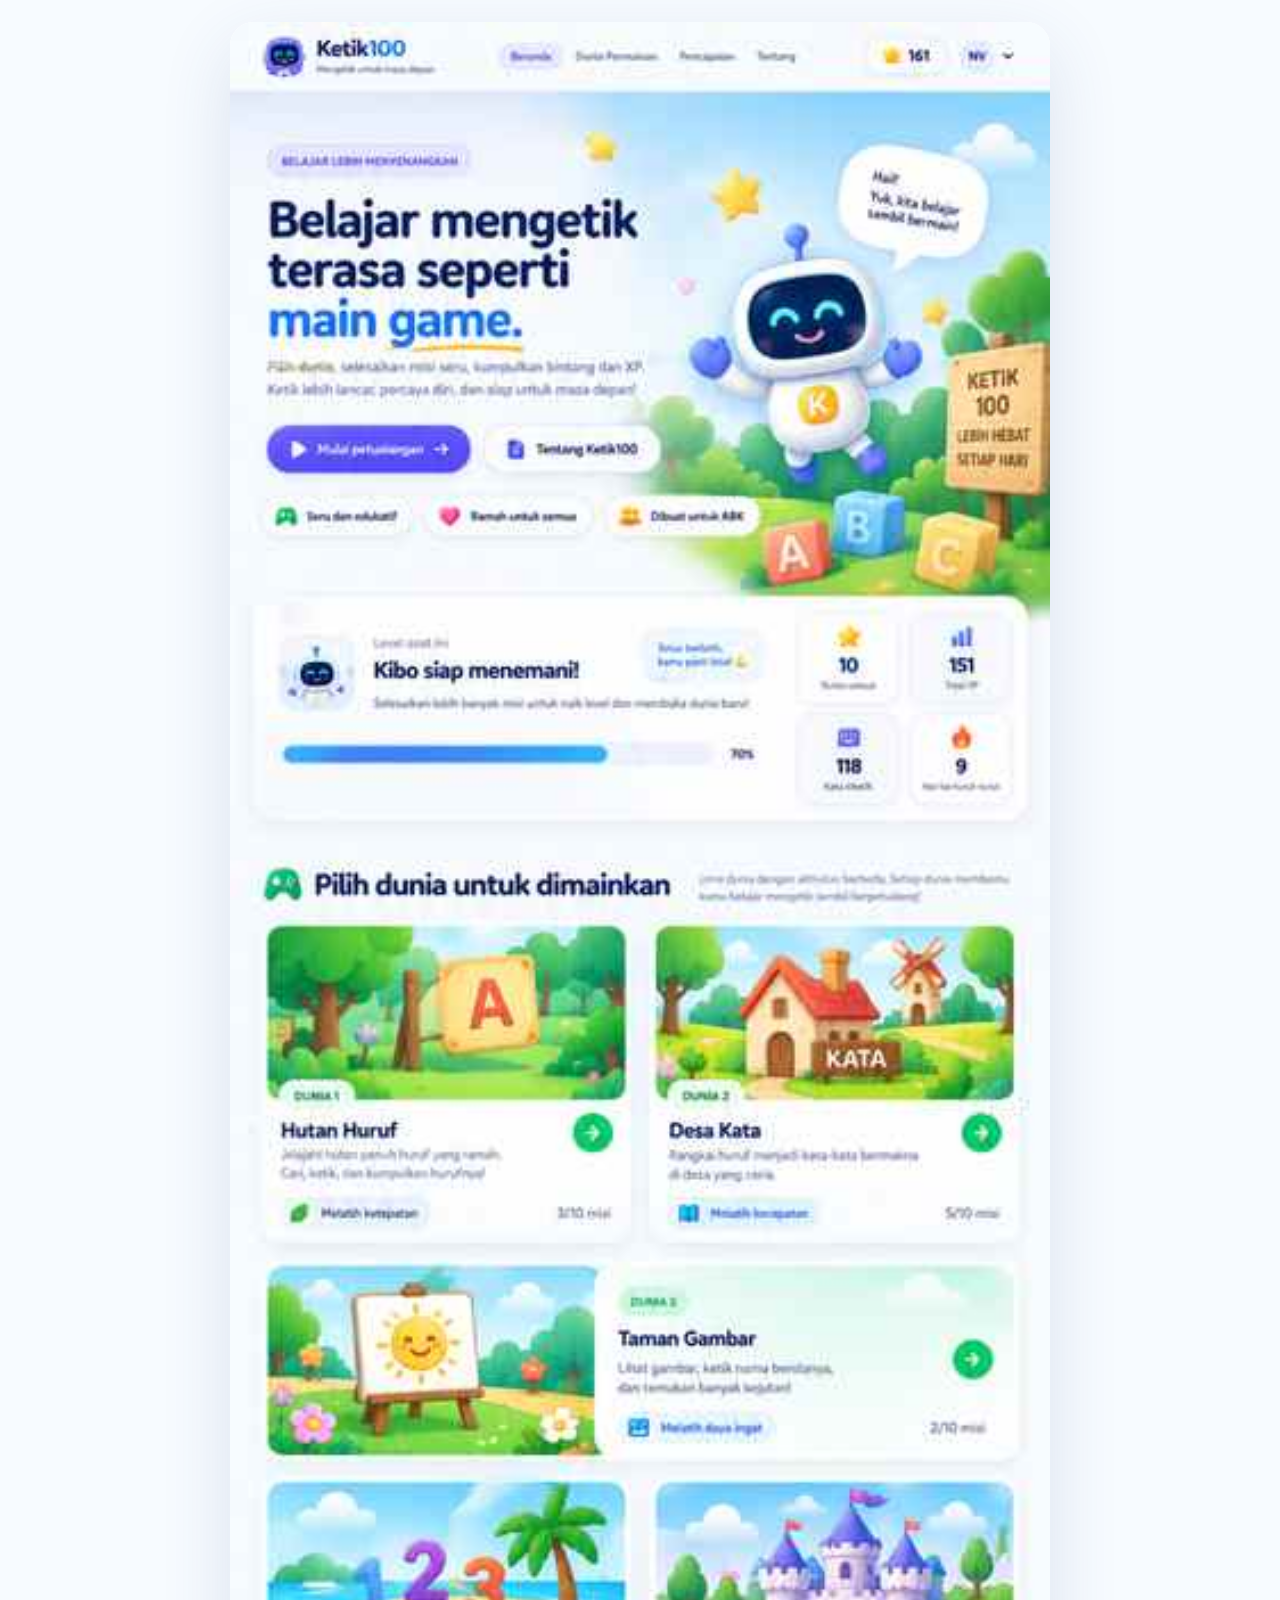
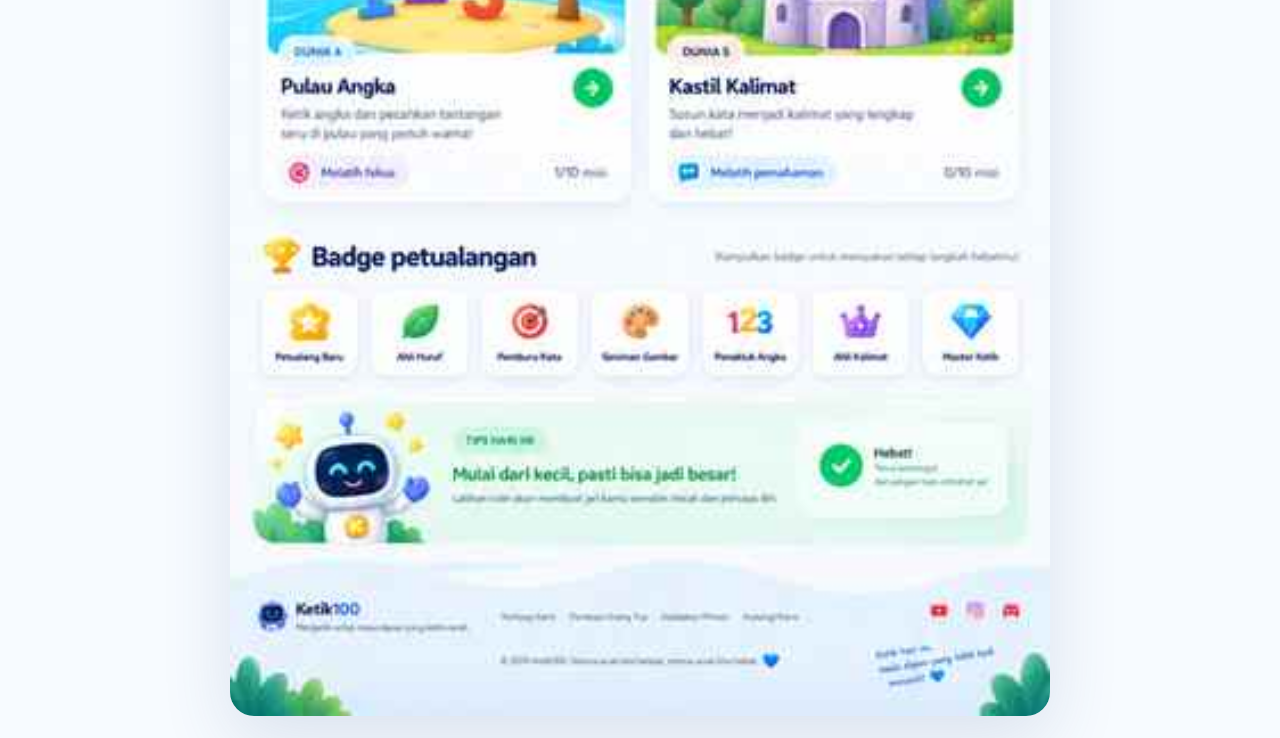
<file: index.html>
<!doctype html>
<html lang="id">
<head>
  <meta charset="utf-8">
  <meta name="viewport" content="width=device-width,initial-scale=1,viewport-fit=cover">
  <meta name="theme-color" content="#f7fbff">
  <meta name="description" content="Ketik100 — belajar mengetik terasa seperti main game.">
  <title>Ketik100 — Belajar Mengetik</title>
  <link rel="icon" href="favicon.svg" type="image/svg+xml">
  <link rel="stylesheet" href="home.css">
</head>
<body class="poster-home">
  <main class="poster-stage">
    <div class="poster-frame">
      <img id="posterImage" class="poster-image" alt="Beranda Ketik100 — belajar mengetik terasa seperti main game">

      <a class="hotspot hs-start" href="game.html?mode=huruf" aria-label="Mulai petualangan"></a>
      <a class="hotspot hs-huruf" href="game.html?mode=huruf" aria-label="Main Hutan Huruf"></a>
      <a class="hotspot hs-kata" href="game.html?mode=kata" aria-label="Main Desa Kata"></a>
      <a class="hotspot hs-gambar" href="game.html?mode=gambar" aria-label="Main Taman Gambar"></a>
      <a class="hotspot hs-angka" href="game.html?mode=angka" aria-label="Main Pulau Angka"></a>
      <a class="hotspot hs-kalimat" href="game.html?mode=kalimat" aria-label="Main Kastil Kalimat"></a>
    </div>
  </main>

  <script src="assets/poster-a01.js"></script>
  <script src="assets/poster-a02.js"></script>
  <script src="assets/poster-a03.js"></script>
  <script src="assets/poster-2.js"></script>
  <script src="assets/poster-b01.js"></script>
  <script src="assets/poster-b02.js"></script>
  <script src="assets/poster-b03.js"></script>
  <script src="assets/poster-4.js"></script>
  <script src="assets/poster-5.js"></script>
  <script src="assets/poster-6.js"></script>
  <script src="assets/poster-c01.js"></script>
  <script src="assets/poster-c02.js"></script>
  <script src="assets/poster-8.js"></script>
  <script src="home.js"></script>
</body>
</html>
</file>
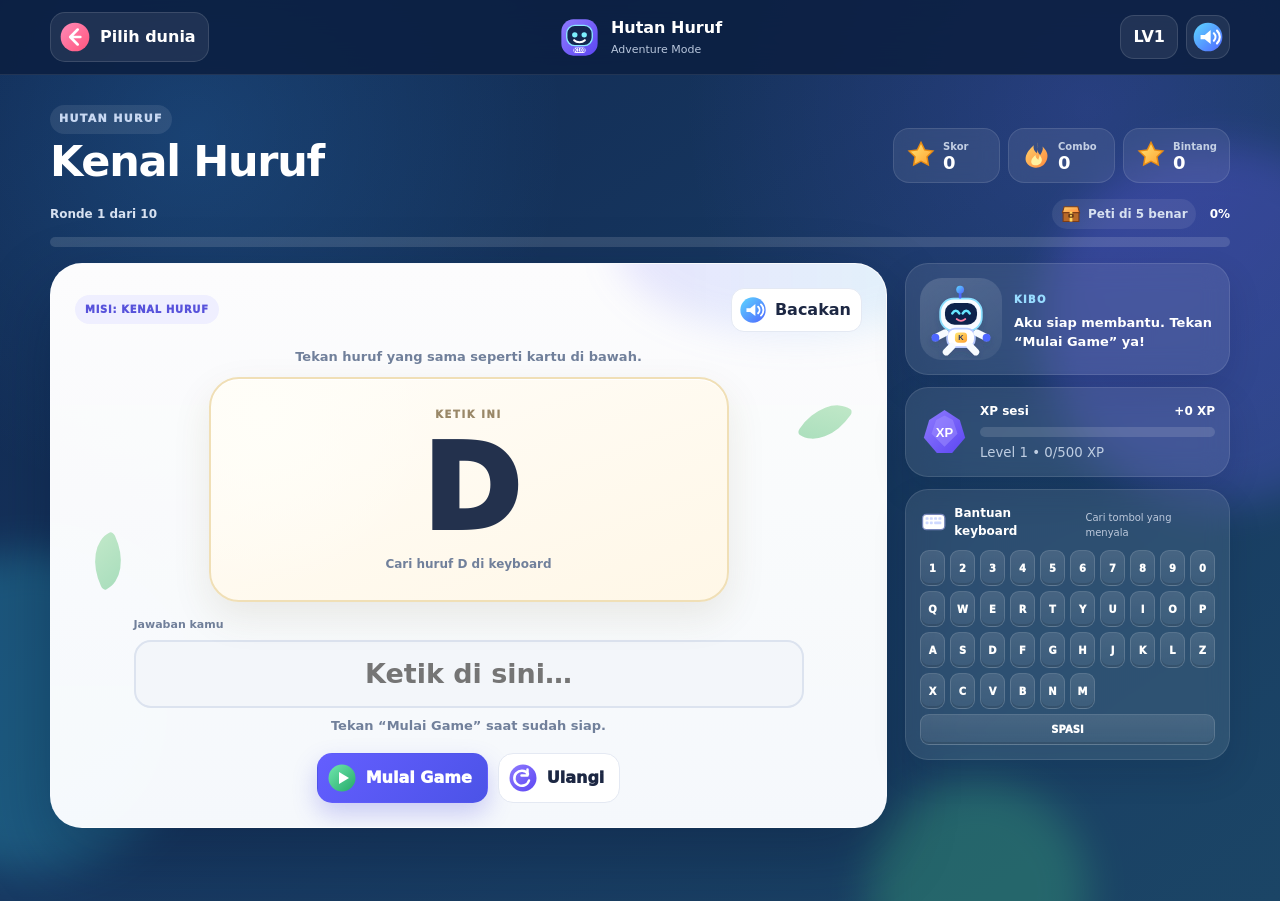
<file: game.html>
<!doctype html>
<html lang="id">
<head>
  <meta charset="utf-8" />
  <meta name="viewport" content="width=device-width,initial-scale=1,viewport-fit=cover" />
  <meta name="theme-color" content="#10274f" />
  <meta name="description" content="Halaman permainan premium Ketik100 Adventure Mode." />
  <title>Ketik100 — Game</title>
  <link rel="icon" href="favicon.svg" type="image/svg+xml" />
  <link rel="stylesheet" href="game.css" />
  <link rel="stylesheet" href="v13.css" />
</head>
<body>
  <header class="game-header">
    <div class="shell header-inner">
      <a class="back-btn" href="index.html#adventureMap" aria-label="Kembali pilih dunia">
        <svg><use href="assets/premium-icons.svg#back"></use></svg><span>Pilih dunia</span>
      </a>
      <div class="game-brand">
        <svg class="brand-logo"><use href="assets/premium-icons.svg#logo"></use></svg>
        <div><strong id="headerWorld">Hutan Huruf</strong><small>Adventure Mode</small></div>
      </div>
      <div class="header-actions">
        <span class="level-chip">LV <b id="headerLevel">1</b></span>
        <button id="soundToggle" class="icon-btn" type="button" aria-pressed="true" aria-label="Aktifkan atau matikan suara">
          <svg><use id="soundIconUse" href="assets/premium-icons.svg#sound-on"></use></svg>
        </button>
      </div>
    </div>
  </header>

  <main class="game-main">
    <div class="ambient orb-a"></div><div class="ambient orb-b"></div><div class="ambient orb-c"></div>
    <div class="shell game-shell">
      <section class="game-top">
        <div class="world-copy">
          <span class="world-label" id="worldLabel">HUTAN HURUF</span>
          <h1 id="practiceTitle">Kenal Huruf</h1>
        </div>
        <div class="top-stats" aria-label="Statistik permainan">
          <div><svg><use href="assets/premium-icons.svg#star"></use></svg><span>Skor</span><strong id="scoreStat">0</strong></div>
          <div><svg><use href="assets/premium-icons.svg#flame"></use></svg><span>Combo</span><strong id="comboStat">0</strong></div>
          <div><svg><use href="assets/premium-icons.svg#star"></use></svg><span>Bintang</span><strong id="starStat">0</strong></div>
        </div>
      </section>

      <section class="progress-panel">
        <div class="round-row">
          <span id="roundLabel">Ronde 1 dari 10</span>
          <span class="milestone"><svg><use href="assets/premium-icons.svg#chest-closed"></use></svg><b id="chestMilestone">Peti di 5 benar</b></span>
          <strong id="progressPercent">0%</strong>
        </div>
        <div class="progress-track"><div id="progressBar"></div></div>
      </section>

      <section class="play-layout">
        <div class="game-card" id="gameCard">
          <div class="card-top">
            <span class="mission-pill" id="missionPill">MISI: KENAL HURUF</span>
            <button id="speakTarget" class="speak-btn" type="button">
              <svg><use href="assets/premium-icons.svg#sound-on"></use></svg><span>Bacakan</span>
            </button>
          </div>

          <p class="instruction" id="instruction">Tekan huruf yang sama seperti kartu di bawah.</p>

          <div class="target-card-wrap">
            <div class="target-card" id="targetCard">
              <span class="target-kicker">KETIK INI</span>
              <div class="target-line" id="targetLine" aria-live="polite">A</div>
              <span class="target-hint" id="targetHint">Cari huruf A di keyboard</span>
            </div>
            <div class="reward-pop" id="rewardPop" aria-hidden="true">+100</div>
          </div>

          <div class="input-zone">
            <label for="typingInput">Jawaban kamu</label>
            <input id="typingInput" type="text" autocomplete="off" autocorrect="off" autocapitalize="off" spellcheck="false" placeholder="Ketik di sini…" disabled />
            <div id="feedbackMessage" class="feedback-message" aria-live="polite">Tekan “Mulai Game” saat sudah siap.</div>
          </div>

          <div class="game-actions">
            <button id="startBtn" class="primary-btn" type="button"><svg><use href="assets/premium-icons.svg#play"></use></svg><span>Mulai Game</span></button>
            <button id="restartBtn" class="secondary-btn" type="button"><svg><use href="assets/premium-icons.svg#restart"></use></svg><span>Ulangi</span></button>
          </div>
        </div>

        <aside class="side-panel">
          <div class="kibo-card">
            <div id="kiboMini" class="kibo-mini"><svg><use href="assets/premium-icons.svg#kibo"></use></svg></div>
            <div><span class="side-kicker">KIBO</span><p id="kiboGameSpeech">Aku siap membantu. Tekan “Mulai Game” ya!</p></div>
          </div>

          <div class="xp-card">
            <div class="xp-icon"><svg><use href="assets/premium-icons.svg#xp"></use></svg></div>
            <div class="xp-content"><div class="xp-title"><span>XP sesi</span><strong id="sessionXp">+0 XP</strong></div><div class="xp-track"><div id="miniXpBar"></div></div><small id="levelText">Level 1 • 0/500 XP</small></div>
          </div>

          <div class="keyboard-card">
            <div class="keyboard-title"><div><svg><use href="assets/premium-icons.svg#keyboard"></use></svg><span>Bantuan keyboard</span></div><small>Cari tombol yang menyala</small></div>
            <div class="keyboard" id="keyboard" aria-hidden="true"></div>
          </div>
        </aside>
      </section>
    </div>

    <div class="countdown-overlay" id="countdownOverlay" hidden aria-live="assertive">
      <div class="countdown-card"><small>SIAP MAIN?</small><strong id="countdownNumber">3</strong><span id="countdownText">Siapkan tanganmu!</span></div>
    </div>

    <div class="modal-overlay" id="chestOverlay" hidden>
      <div class="modal-card chest-card" role="dialog" aria-modal="true" aria-labelledby="chestTitle">
        <svg class="modal-icon" id="chestIcon"><use id="chestIconUse" href="assets/premium-icons.svg#chest-closed"></use></svg>
        <span class="modal-eyebrow">CHECKPOINT</span><h2 id="chestTitle">Kamu menemukan peti!</h2><p>Lima jawaban benar sudah terkumpul. Buka hadiahnya.</p>
        <div class="chest-reward" id="chestReward" hidden><strong id="chestRewardTitle">+3 bintang</strong><span id="chestRewardXp">+50 XP</span></div>
        <div class="modal-actions"><button id="openChestBtn" class="primary-btn" type="button"><svg><use href="assets/premium-icons.svg#chest-open"></use></svg><span>Buka peti</span></button><button id="continueChestBtn" class="secondary-btn" type="button" hidden><span>Lanjut</span></button></div>
      </div>
    </div>

    <div class="modal-overlay" id="finishOverlay" hidden>
      <div class="modal-card finish-card" role="dialog" aria-modal="true" aria-labelledby="finishTitle">
        <svg class="modal-icon trophy"><use href="assets/premium-icons.svg#trophy"></use></svg>
        <span class="modal-eyebrow">DUNIA SELESAI</span><h2 id="finishTitle">Hebat sekali!</h2><p id="finishMessage">Kamu berhasil menyelesaikan permainan.</p>
        <div class="finish-stats"><div><span>Skor</span><strong id="finishScore">0</strong></div><div><span>Bintang</span><strong id="finishStars">0</strong></div><div><span>XP</span><strong id="finishXp">+0 XP</strong></div></div>
        <div class="finish-level"><div><span id="finishLevelText">Level 1 • 0/500 XP</span></div><div class="xp-track"><div id="finishXpBar"></div></div></div>
        <div class="modal-actions"><button id="playAgainBtn" class="primary-btn" type="button"><svg><use href="assets/premium-icons.svg#restart"></use></svg><span>Main lagi</span></button><a class="secondary-btn" href="index.html#adventureMap"><svg><use href="assets/premium-icons.svg#back"></use></svg><span>Pilih dunia lain</span></a></div>
      </div>
    </div>

    <div id="badgeToast" class="badge-toast" hidden><svg id="badgeToastIcon"><use href="assets/premium-icons.svg#badge"></use></svg><div><small>BADGE BARU!</small><strong id="badgeToastName">Langkah Pertama</strong></div></div>
  </main>

  <script src="game-v13.js" defer></script>
</body>
</html>
</file>
<file: home.css>
*{box-sizing:border-box}html,body{margin:0;min-width:320px;background:#f7fbff}body{font-family:Inter,system-ui,-apple-system,BlinkMacSystemFont,"Segoe UI",sans-serif}.poster-stage{min-height:100vh;display:flex;justify-content:center;align-items:flex-start;padding:0}.poster-frame{position:relative;width:min(100%,820px);margin:0 auto;background:#fff;box-shadow:0 24px 70px rgba(47,76,132,.14);overflow:hidden}.poster-image{display:block;width:100%;height:auto;min-height:100vh;object-fit:contain;background:#fff}.hotspot{position:absolute;z-index:3;display:block;border-radius:20px;background:transparent;cursor:pointer;-webkit-tap-highlight-color:transparent}.hotspot:hover{background:rgba(79,103,255,.035)}.hotspot:focus-visible{outline:4px solid #625df6;outline-offset:-4px;background:rgba(98,93,246,.08)}.hs-start{left:4.4%;top:17.4%;width:25%;height:2.8%}.hs-huruf{left:3.5%;top:39.2%;width:45.5%;height:13.5%}.hs-kata{left:51%;top:39.2%;width:45.5%;height:13.5%}.hs-gambar{left:3.5%;top:53.8%;width:93%;height:11.1%}.hs-angka{left:3.5%;top:65.1%;width:45.5%;height:13.7%}.hs-kalimat{left:51%;top:65.1%;width:45.5%;height:13.7%}@media(min-width:821px){.poster-stage{padding:22px 0}.poster-frame{border-radius:24px}}@media(max-width:600px){.poster-frame{width:100%}.hotspot{border-radius:12px}}@media(prefers-reduced-motion:reduce){*{scroll-behavior:auto!important;transition:none!important}}
</file>
<file: game.css>
:root{--bg:#10274f;--panel:#fff;--paper:#fffaf0;--text:#1c2743;--muted:#71809b;--primary:#5f5df2;--primary-dark:#4948d5;--green:#2eb66d;--red:#df6672;--gold:#ffd45f;--cyan:#65d9ff;--border:#e4e9f3;--shadow:0 28px 70px rgba(5,18,47,.32)}*{box-sizing:border-box}html{background:var(--bg)}body{margin:0;min-width:320px;background:radial-gradient(circle at 15% 15%,rgba(59,165,255,.18),transparent 28%),radial-gradient(circle at 85% 12%,rgba(109,94,255,.2),transparent 30%),linear-gradient(145deg,#10274f 0%,#173861 50%,#1b4566 100%);color:#fff;font-family:Inter,ui-rounded,"Nunito",system-ui,-apple-system,BlinkMacSystemFont,"Segoe UI",sans-serif;line-height:1.5;overflow-x:hidden}button,input,a{font:inherit}button{cursor:pointer}a{text-decoration:none;color:inherit}svg{display:block}.shell{width:min(1180px,calc(100% - 28px));margin-inline:auto}.game-header{position:sticky;top:0;z-index:40;background:rgba(12,31,65,.88);backdrop-filter:blur(18px);border-bottom:1px solid rgba(255,255,255,.09)}.header-inner{min-height:74px;display:grid;grid-template-columns:1fr auto 1fr;align-items:center;gap:14px}.back-btn{justify-self:start;min-height:46px;display:inline-flex;align-items:center;gap:8px;padding:7px 12px 7px 7px;border:1px solid rgba(255,255,255,.12);border-radius:15px;background:rgba(255,255,255,.08);font-weight:850}.back-btn svg{width:34px;height:34px}.game-brand{display:flex;align-items:center;gap:10px}.brand-logo{width:43px;height:43px}.game-brand strong,.game-brand small{display:block}.game-brand strong{font-size:16px}.game-brand small{margin-top:2px;color:#b9c7dd;font-size:11px}.header-actions{justify-self:end;display:flex;align-items:center;gap:8px}.level-chip,.icon-btn{min-height:44px;display:inline-flex;align-items:center;justify-content:center;border:1px solid rgba(255,255,255,.12);border-radius:14px;background:rgba(255,255,255,.08);color:#fff;font-weight:900}.level-chip{padding:8px 12px}.icon-btn{width:44px;padding:4px}.icon-btn svg{width:34px;height:34px}.game-main{position:relative;overflow:hidden;min-height:calc(100vh - 74px)}.ambient{position:absolute;border-radius:50%;filter:blur(20px);opacity:.25;pointer-events:none}.orb-a{width:360px;height:360px;background:#6f61ff;right:-120px;top:70px}.orb-b{width:320px;height:320px;background:#31c4df;left:-130px;bottom:30px}.orb-c{width:220px;height:220px;background:#46d080;right:15%;bottom:-100px}.game-shell{position:relative;z-index:2;padding-block:30px 44px}.game-top{display:flex;justify-content:space-between;align-items:end;gap:24px}.world-label{display:inline-block;padding:6px 9px;border-radius:999px;background:rgba(255,255,255,.09);color:#c8d8f2;font-size:11px;font-weight:950;letter-spacing:.12em}.world-copy h1{margin:6px 0 0;font-size:clamp(30px,4vw,43px);line-height:1;letter-spacing:-.03em}.top-stats{display:grid;grid-template-columns:repeat(3,1fr);gap:8px}.top-stats div{min-width:96px;display:grid;grid-template-columns:auto 1fr;column-gap:7px;align-items:center;padding:10px 12px;border:1px solid rgba(255,255,255,.11);border-radius:16px;background:rgba(255,255,255,.08);backdrop-filter:blur(10px)}.top-stats svg{grid-row:1/3;width:30px;height:30px}.top-stats span,.top-stats strong{display:block}.top-stats span{color:#c4d0e4;font-size:10px;font-weight:800}.top-stats strong{font-size:18px;line-height:1}.progress-panel{margin:16px 0}.round-row{display:grid;grid-template-columns:1fr auto auto;gap:14px;align-items:center;margin-bottom:8px;color:#d7e1f0;font-size:12px;font-weight:850}.milestone{display:inline-flex;align-items:center;gap:6px;padding:4px 8px;border-radius:999px;background:rgba(255,255,255,.08)}.milestone svg{width:22px;height:22px}.round-row>strong{color:#fff}.progress-track,.xp-track{height:10px;border-radius:999px;background:rgba(255,255,255,.13);overflow:hidden}.progress-track div{height:100%;width:0;border-radius:inherit;background:linear-gradient(90deg,#65dfa7,#ffd35d);box-shadow:0 0 20px rgba(101,223,167,.36);transition:width .3s ease}.play-layout{display:grid;grid-template-columns:minmax(0,1fr) 325px;gap:18px;align-items:start}.game-card{position:relative;overflow:hidden;padding:24px;border:1px solid rgba(255,255,255,.14);border-radius:32px;background:linear-gradient(180deg,rgba(255,255,255,.99),rgba(250,252,255,.98));color:var(--text);box-shadow:var(--shadow)}.game-card:before{content:"";position:absolute;width:360px;height:180px;right:-90px;top:-110px;border-radius:50%;background:linear-gradient(90deg,rgba(110,96,255,.15),rgba(74,205,238,.14));filter:blur(18px)}.card-top{position:relative;display:flex;justify-content:space-between;align-items:center;gap:10px}.mission-pill{display:inline-flex;padding:7px 10px;border-radius:999px;background:#efefff;color:#5752db;font-size:10px;font-weight:950;letter-spacing:.07em}.speak-btn{min-height:42px;display:inline-flex;align-items:center;gap:7px;padding:6px 10px 6px 6px;border:1px solid var(--border);border-radius:13px;background:#fff;color:var(--text);font-weight:850}.speak-btn svg{width:30px;height:30px}.instruction{position:relative;margin:15px 0 11px;text-align:center;color:var(--muted);font-size:13px;font-weight:850}.target-card-wrap{position:relative;display:grid;place-items:center}.target-card{width:min(520px,100%);min-height:225px;padding:22px;display:flex;flex-direction:column;align-items:center;justify-content:center;border:2px solid #f0dfb6;border-radius:30px;background:radial-gradient(circle at 10% 15%,#fffef8,transparent 35%),linear-gradient(160deg,#fffdf8,#fff7e7);box-shadow:inset 0 1px 0 #fff,0 15px 38px rgba(99,77,31,.1)}.target-card:before,.target-card:after{content:"";position:absolute;width:34px;height:50px;background:linear-gradient(160deg,#7fd28b,#45b96c);border-radius:90% 10% 90% 10%;opacity:.45}.target-card:before{left:16px;bottom:16px;transform:rotate(-25deg)}.target-card:after{right:20px;top:20px;transform:rotate(35deg)}.target-card.success{border-color:#7bd9ab;background:linear-gradient(160deg,#fafffc,#e9fbf3);animation:successPop .5s ease}.target-card.wrong{border-color:#ef9da7;animation:shake .3s ease}.target-kicker{z-index:1;color:#9a8868;font-size:10px;font-weight:950;letter-spacing:.16em}.target-line{z-index:1;margin:8px 0 7px;text-align:center;font-size:clamp(74px,12vw,118px);line-height:1;font-weight:950;letter-spacing:-.035em;color:#23314d;word-break:break-word}.target-line.word{font-size:clamp(46px,8vw,78px)}.target-line.sentence{font-size:clamp(29px,4.5vw,47px);line-height:1.15}.target-hint{z-index:1;color:var(--muted);font-size:12px;font-weight:800}.reward-pop{position:absolute;right:5%;top:8%;opacity:0;transform:scale(.8);padding:9px 12px;border-radius:999px;background:#fff1b7;color:#946400;font-size:12px;font-weight:950;pointer-events:none}.reward-pop.show{animation:reward .75s ease}.input-zone{width:min(670px,100%);margin:15px auto 0}.input-zone label{display:block;margin-bottom:6px;color:var(--muted);font-size:11px;font-weight:900}.input-zone input{width:100%;min-height:58px;padding:12px 16px;border:2px solid #dce3ef;border-radius:17px;background:#fff;color:var(--text);font-size:clamp(20px,3vw,27px);font-weight:850;text-align:center;outline:none;transition:border-color .15s ease,box-shadow .15s ease}.input-zone input:focus{border-color:var(--primary);box-shadow:0 0 0 5px rgba(95,93,242,.1)}.input-zone input:disabled{background:#f3f6fa;color:#9da6b9}.feedback-message{min-height:23px;margin-top:8px;text-align:center;color:var(--muted);font-size:13px;font-weight:850}.feedback-message.success{color:var(--green)}.feedback-message.warning{color:#c66f31}.game-actions{display:flex;justify-content:center;gap:10px;flex-wrap:wrap;margin-top:14px}.primary-btn,.secondary-btn{min-height:48px;display:inline-flex;align-items:center;justify-content:center;gap:8px;padding:8px 15px 8px 8px;border:1px solid transparent;border-radius:15px;font-weight:950}.primary-btn{background:linear-gradient(135deg,#645eff,#4b53e7);color:#fff;box-shadow:0 11px 25px rgba(82,82,226,.27)}.secondary-btn{background:#fff;border-color:var(--border);color:var(--text)}.primary-btn svg,.secondary-btn svg{width:32px;height:32px}.side-panel{display:grid;gap:12px}.kibo-card,.xp-card,.keyboard-card{border:1px solid rgba(255,255,255,.11);border-radius:23px;background:rgba(255,255,255,.09);backdrop-filter:blur(12px);box-shadow:0 14px 34px rgba(5,20,49,.12)}.kibo-card{display:grid;grid-template-columns:auto 1fr;gap:12px;align-items:center;padding:14px}.kibo-mini{width:82px;height:82px;display:grid;place-items:center;border-radius:22px;background:linear-gradient(145deg,rgba(255,255,255,.16),rgba(255,255,255,.06));transition:transform .2s ease}.kibo-mini svg{width:78px;height:78px}.kibo-mini.happy{animation:kiboHappy .6s ease}.kibo-mini.encourage{animation:kiboNod .55s ease}.side-kicker{color:#98dcff;font-size:10px;font-weight:950;letter-spacing:.13em}.kibo-card p{margin:3px 0 0;color:#fff;font-size:13px;font-weight:750}.xp-card{display:grid;grid-template-columns:auto 1fr;gap:11px;align-items:center;padding:14px}.xp-icon{width:49px;height:49px}.xp-icon svg{width:100%;height:100%}.xp-content{min-width:0}.xp-title{display:flex;justify-content:space-between;gap:10px;font-size:12px;font-weight:850}.xp-card .xp-track{margin-top:7px}.xp-card .xp-track div{height:100%;width:0;border-radius:inherit;background:linear-gradient(90deg,#6b64ff,#5fd1e9);transition:width .3s ease}.xp-card small{display:block;margin-top:6px;color:#bfcee2}.keyboard-card{padding:14px}.keyboard-title{display:flex;justify-content:space-between;gap:10px;align-items:end;margin-bottom:10px}.keyboard-title>div{display:flex;align-items:center;gap:7px}.keyboard-title svg{width:28px;height:28px}.keyboard-title span{font-size:12px;font-weight:900}.keyboard-title small{color:#bdc9dc;font-size:10px}.keyboard{display:grid;grid-template-columns:repeat(10,minmax(20px,1fr));gap:5px}.key{min-height:36px;display:grid;place-items:center;border:1px solid rgba(255,255,255,.14);border-radius:9px;background:linear-gradient(180deg,rgba(255,255,255,.12),rgba(255,255,255,.07));color:#fff;font-size:10px;font-weight:950;box-shadow:inset 0 -2px 0 rgba(0,0,0,.12)}.key.space{grid-column:span 10;min-height:31px}.key.active{background:#ffd45f;color:#503900;box-shadow:0 0 0 3px rgba(255,212,95,.17),0 0 22px rgba(255,212,95,.4);transform:translateY(-2px)}.countdown-overlay,.modal-overlay{position:fixed;inset:0;z-index:80;display:grid;place-items:center;padding:18px;background:rgba(7,20,48,.88);backdrop-filter:blur(12px)}.countdown-overlay[hidden],.modal-overlay[hidden]{display:none}.countdown-card,.modal-card{width:min(440px,100%);text-align:center;border:1px solid rgba(255,255,255,.15);border-radius:30px;background:linear-gradient(160deg,#fff,#f2f5ff);color:var(--text);box-shadow:0 32px 90px rgba(4,13,35,.4)}.countdown-card{padding:35px}.countdown-card small,.modal-eyebrow{color:var(--primary);font-size:11px;font-weight:950;letter-spacing:.13em}.countdown-card strong{display:block;margin:8px 0;font-size:88px;line-height:1;color:var(--primary);animation:countPop .65s ease}.countdown-card span{color:var(--muted);font-weight:850}.modal-card{padding:28px}.modal-icon{width:82px;height:82px;margin:0 auto 4px}.modal-icon.trophy{width:92px;height:92px}.modal-card h2{margin:6px 0 8px;font-size:31px}.modal-card p{margin:0;color:var(--muted)}.chest-reward{display:flex;justify-content:center;gap:10px;margin:16px 0}.chest-reward strong,.chest-reward span{padding:9px 12px;border-radius:12px;background:#fff4c8;color:#896100;font-weight:950}.finish-stats{display:grid;grid-template-columns:repeat(3,1fr);gap:8px;margin:18px 0}.finish-stats div{padding:12px;border-radius:15px;background:#f5f7fb}.finish-stats span,.finish-stats strong{display:block}.finish-stats span{color:var(--muted);font-size:10px;font-weight:800}.finish-stats strong{margin-top:3px;font-size:18px}.finish-level{margin:14px 0}.finish-level>div:first-child{margin-bottom:7px;color:var(--muted);font-size:12px;font-weight:850}.finish-level .xp-track{background:#e8edf5}.finish-level .xp-track div{height:100%;width:0;background:linear-gradient(90deg,#645eff,#5fd0e5)}.modal-actions{display:flex;justify-content:center;gap:9px;flex-wrap:wrap;margin-top:18px}.badge-toast{position:fixed;right:18px;bottom:18px;z-index:100;display:flex;gap:10px;align-items:center;min-width:250px;padding:13px 15px;border-radius:19px;background:#fff;color:var(--text);box-shadow:0 20px 54px rgba(6,18,44,.34);transform:translateY(18px);opacity:0}.badge-toast[hidden]{display:none}.badge-toast.show{animation:toastIn .35s ease forwards}.badge-toast>svg{width:44px;height:44px}.badge-toast small,.badge-toast strong{display:block}.badge-toast small{color:var(--primary);font-size:9px;font-weight:950;letter-spacing:.12em}.badge-toast strong{font-size:13px}.confetti{position:fixed;z-index:90;width:9px;height:14px;border-radius:3px;pointer-events:none;animation:confettiFall 1.2s ease-out forwards}@keyframes successPop{0%{transform:scale(.97)}45%{transform:scale(1.025)}100%{transform:scale(1)}}@keyframes shake{0%,100%{transform:translateX(0)}25%{transform:translateX(-6px)}75%{transform:translateX(6px)}}@keyframes reward{0%{opacity:0;transform:translateY(12px) scale(.8)}30%{opacity:1;transform:translateY(-4px) scale(1.06)}100%{opacity:0;transform:translateY(-24px) scale(1)}}@keyframes countPop{0%{transform:scale(.55);opacity:.2}60%{transform:scale(1.12)}100%{transform:scale(1);opacity:1}}@keyframes kiboHappy{0%,100%{transform:rotate(0)}25%{transform:rotate(-8deg) scale(1.04)}70%{transform:rotate(8deg) scale(1.06)}}@keyframes kiboNod{0%,100%{transform:translateY(0)}50%{transform:translateY(5px)}}@keyframes toastIn{to{transform:translateY(0);opacity:1}}@keyframes confettiFall{0%{opacity:1;transform:translateY(0) rotate(0)}100%{opacity:0;transform:translateY(260px) rotate(380deg)}}@media(max-width:980px){.play-layout{grid-template-columns:1fr}.side-panel{grid-template-columns:1fr 1fr}.keyboard-card{grid-column:1/-1}.game-card{padding:21px}}@media(max-width:720px){.header-inner{grid-template-columns:auto 1fr auto}.game-brand{justify-self:center}.game-brand small{display:none}.back-btn span{display:none}.game-top{display:block}.top-stats{margin-top:12px}.progress-panel{margin:12px 0}.play-layout{gap:12px}.target-card{min-height:195px}.side-panel{grid-template-columns:1fr}.keyboard-card{grid-column:auto}.round-row{grid-template-columns:1fr auto}.milestone{display:none}.game-shell{padding-block:20px 32px}}@media(max-width:480px){.shell{width:min(100% - 18px,1180px)}.game-header .header-inner{min-height:66px}.back-btn,.icon-btn{min-height:40px}.brand-logo{width:38px;height:38px}.game-brand strong{font-size:14px}.level-chip{padding:6px 9px;font-size:12px}.game-shell{padding-top:16px}.world-copy h1{font-size:30px}.top-stats{gap:5px}.top-stats div{min-width:0;padding:8px}.top-stats svg{width:24px;height:24px}.top-stats strong{font-size:16px}.game-card{padding:15px;border-radius:24px}.card-top{align-items:flex-start}.speak-btn span{display:none}.instruction{font-size:12px}.target-card{min-height:175px;border-radius:23px}.target-line{font-size:72px}.target-line.word{font-size:44px}.target-line.sentence{font-size:27px}.input-zone input{min-height:54px}.kibo-card{padding:11px}.kibo-mini{width:68px;height:68px}.kibo-mini svg{width:65px;height:65px}.keyboard-card{padding:10px}.key{min-height:31px}.modal-card{padding:22px}.modal-card h2{font-size:27px}.finish-stats{gap:5px}.finish-stats div{padding:9px}.badge-toast{left:10px;right:10px;bottom:10px;min-width:0}}@media(prefers-reduced-motion:reduce){*,*:before,*:after{animation:none!important;transition:none!important;scroll-behavior:auto!important}}
</file>
<file: v13.css>
/* Ketik100 v1.3 — Picture Quest additions */

.badge-grid{grid-template-columns:repeat(auto-fit,minmax(130px,1fr))}

.picture-world{grid-column:1/-1;display:grid;grid-template-columns:minmax(0,1.12fr) minmax(300px,.88fr);border-color:#cceee1;background:linear-gradient(135deg,#ffffff,#f7fffb)}
.picture-world .world-visual{min-height:260px}
.picture-world .world-visual>svg{min-height:260px}
.picture-world .world-body{display:flex;flex-direction:column;justify-content:center;padding:28px}
.picture-world .difficulty{background:#e5fbf1;color:#218359}
.picture-world .world-chip{background:linear-gradient(135deg,#fff,#eafff5);color:#20825b;border:1px solid #caeddc}
.picture-world .play-orb{background:#e9fff4}

body[data-mode="gambar"]{background:radial-gradient(circle at 15% 12%,rgba(74,214,162,.18),transparent 28%),radial-gradient(circle at 86% 10%,rgba(74,190,255,.18),transparent 30%),linear-gradient(145deg,#103f4b 0%,#145366 52%,#176c69 100%)}
body[data-mode="gambar"] .game-header{background:rgba(10,55,65,.9)}
body[data-mode="gambar"] .world-label{color:#c9ffe7}
body[data-mode="gambar"] .progress-track div{background:linear-gradient(90deg,#61dfa2,#65d9ff)}

.target-card.picture-mode{min-height:290px;background:radial-gradient(circle at 18% 15%,#fff,transparent 32%),linear-gradient(155deg,#f8fffb,#ecfbff);border-color:#cfeee2}
.target-card.picture-mode:before,.target-card.picture-mode:after{opacity:.26}
.target-line.picture{width:100%;margin:2px 0 6px;font-size:0;display:grid;place-items:center}
.target-line.picture svg{width:min(210px,72%);height:210px;filter:drop-shadow(0 15px 18px rgba(39,68,91,.12))}
.target-card.picture-mode .target-hint{max-width:390px;text-align:center;font-size:13px;color:#607c89}
body[data-mode="gambar"] .input-zone input:focus{border-color:#35b985;box-shadow:0 0 0 5px rgba(53,185,133,.11)}

@media(max-width:920px){
  .picture-world{grid-template-columns:1fr}
  .picture-world .world-body{padding:22px}
}

@media(max-width:640px){
  .picture-world .world-visual,.picture-world .world-visual>svg{min-height:195px}
  .target-card.picture-mode{min-height:250px;padding:16px}
  .target-line.picture svg{width:min(180px,76%);height:180px}
}

@media(max-width:380px){
  .target-line.picture svg{width:155px;height:155px}
}
</file>
